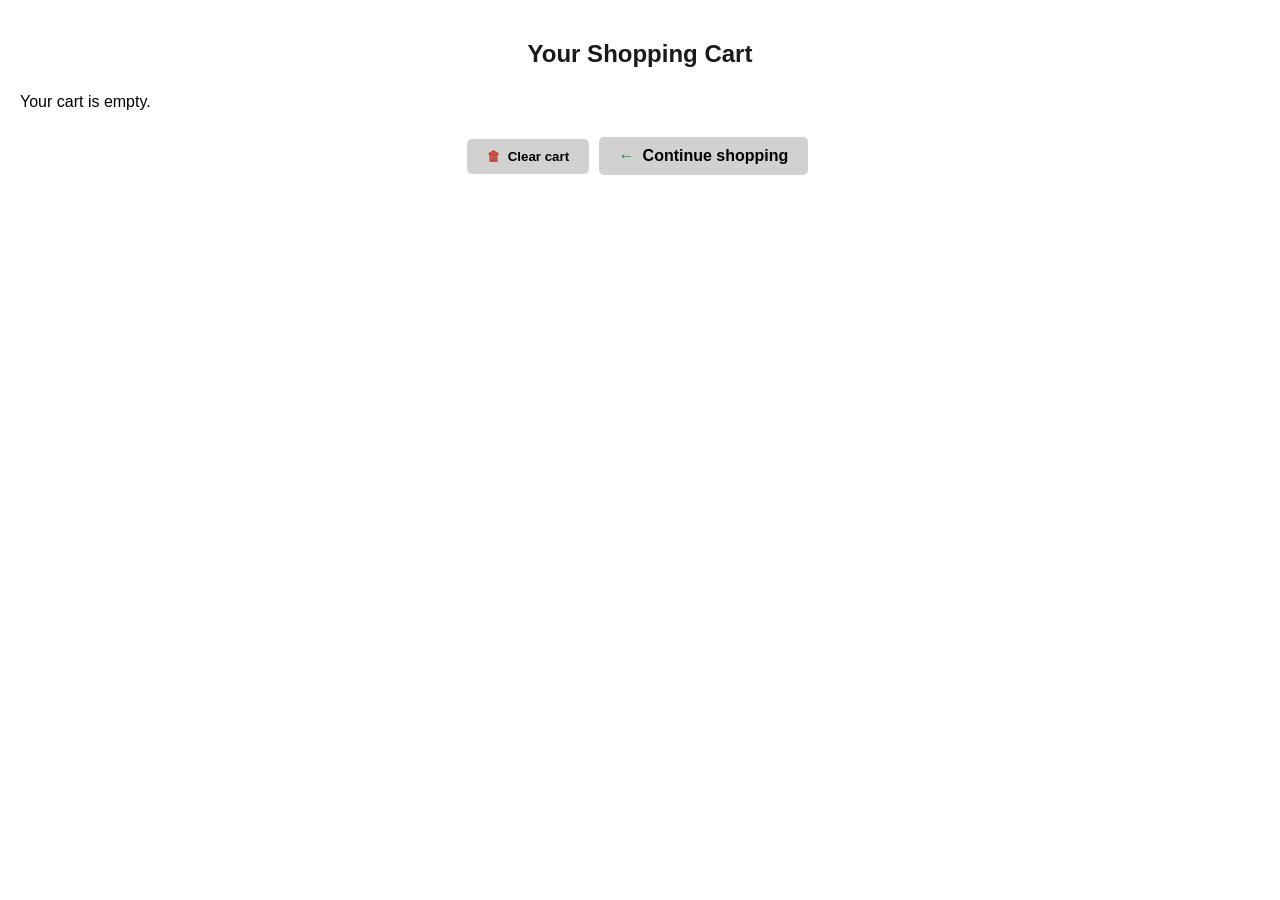
<file: cart.html>
<!DOCTYPE html>
<html lang="en">
<head>
    <meta charset="UTF-8">
    <meta name="viewport" content="width=device-width, initial-scale=1.0">
    <title>Shopping Cart</title>
    <link rel="stylesheet" href="style.css">
</head>
<body class="cart-body">

    <h2>Your Shopping Cart</h2>
    <p id="cart-empty" hidden>Your cart is empty.</p>
    <table class="cart-table" id="cart-table" hidden>
        <thead>
            <tr>
                <th>Book name</th>
                <th>Price</th>
                <th>Quantity</th>
                <th>Amount</th>
                <th>Action</th>
            </tr>
        </thead>
        <tbody id="cart-items"></tbody>
        <tfoot>
            <tr class="total-row">
                <td colspan="3" style="text-align: right; padding-right: 20px;">Total amount:</td>
                <td id="cart-total">$0.00</td>
                <td></td>
            </tr>
        </tfoot>
    </table>
    <p style="text-align: center;">
        <button class="btn-reset" id="clear-cart" type="button" data-cart-action="clear">Clear cart</button>
        <a class="btn-reset continue-shopping" href="catalogue.html">Continue shopping</a>
    </p>
    <script src="script.js"></script>
</body>
</html>
</file>
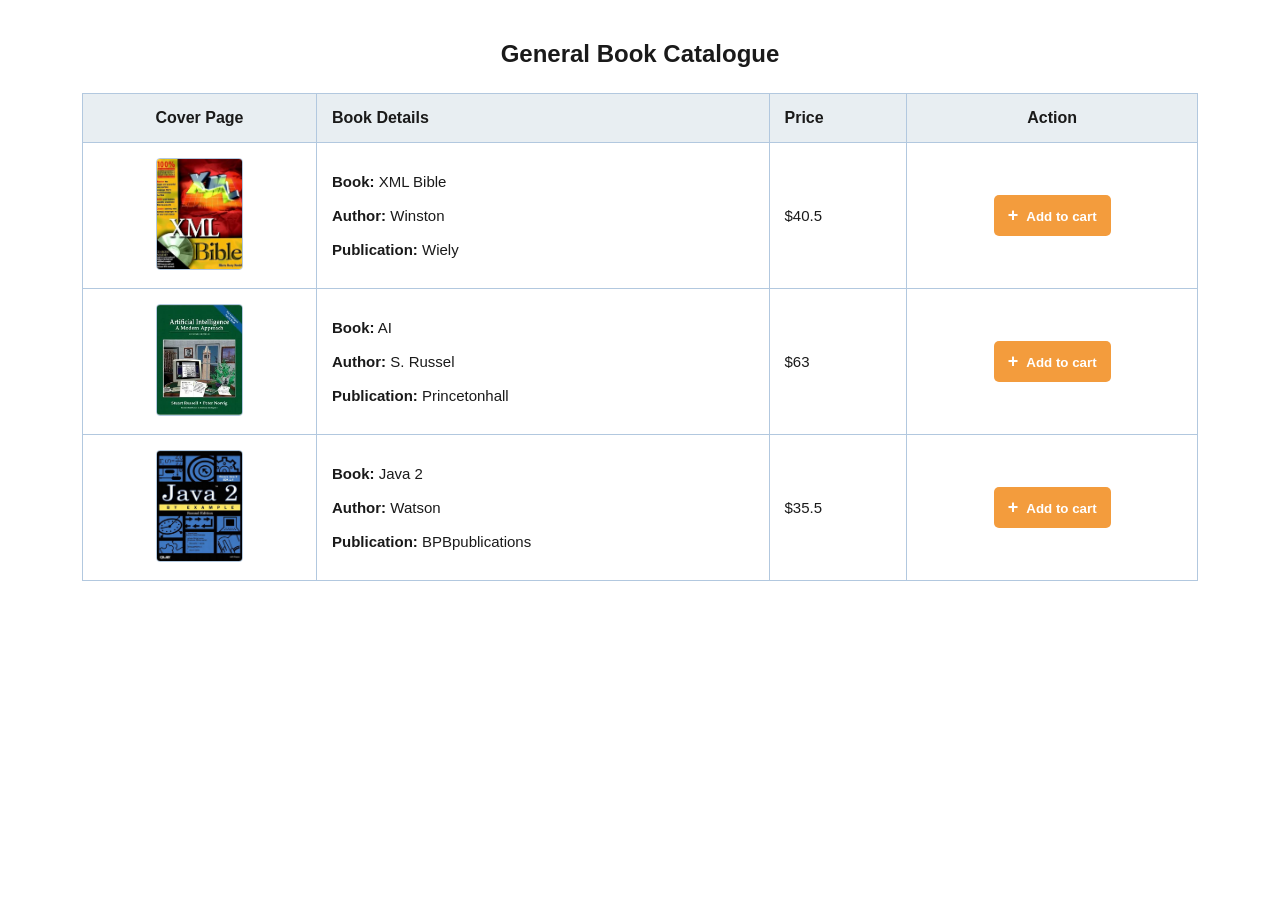
<file: catalogue.html>
<!DOCTYPE html>
<html lang="en">
<head>
    <meta charset="UTF-8">
    <title>Catalogue Page</title>
    <link rel="stylesheet" href="style.css">
</head>
<body class="catalogue-body">

    <h2>General Book Catalogue</h2>
    
    <table class="catalogue-table">
        <tr>
            <th style="text-align: center;">Cover Page</th>
            <th>Book Details</th>
            <th>Price</th>
            <th style="text-align: center;">Action</th>
        </tr>
        <tr>
            <td style="text-align: center;">
                <img src="images/xml_bible.jpg" alt="XML Bible" class="book-img">
            </td>
            <td>
                <b>Book:</b> XML Bible<br><br>
                <b>Author:</b> Winston<br><br>
                <b>Publication:</b> Wiely
            </td>
            <td>$40.5</td>
            <td style="text-align: center;">
                <button class="add-cart-btn" type="button" data-add-to-cart data-id="xml-bible" data-name="XML Bible" data-price="40.50">Add to cart</button>
            </td>
        </tr>
        <tr>
            <td style="text-align: center;">
                <img src="images/ai_book.jpg" alt="Artificial Intelligence" class="book-img">
            </td>
            <td>
                <b>Book:</b> AI<br><br>
                <b>Author:</b> S. Russel<br><br>
                <b>Publication:</b> Princetonhall
            </td>
            <td>$63</td>
            <td style="text-align: center;">
                <button class="add-cart-btn" type="button" data-add-to-cart data-id="ai-general" data-name="AI" data-price="63">Add to cart</button>
            </td>
        </tr>
        <tr>
            <td style="text-align: center;">
                <img src="images/java_book.jpg" alt="Java 2" class="book-img">
            </td>
            <td>
                <b>Book:</b> Java 2<br><br>
                <b>Author:</b> Watson<br><br>
                <b>Publication:</b> BPBpublications
            </td>
            <td>$35.5</td>
            <td style="text-align: center;">
                <button class="add-cart-btn" type="button" data-add-to-cart data-id="java-2" data-name="Java 2" data-price="35.50">Add to cart</button>
            </td>
        </tr>
    </table>

    <script src="script.js"></script>
</body>
</html>
</file>
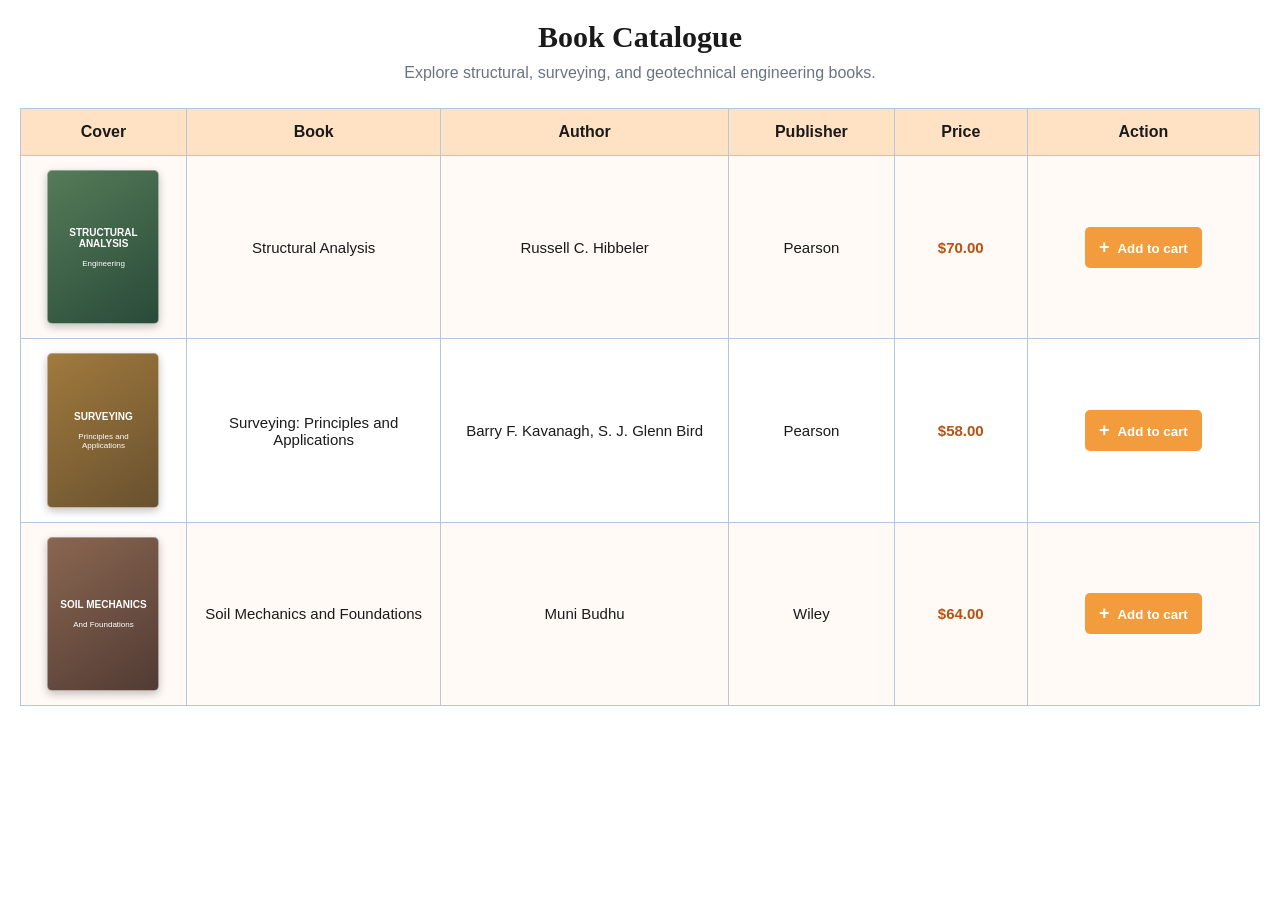
<file: civil_books.html>
<!DOCTYPE html>
<html lang="en">
<head>
    <meta charset="UTF-8">
    <meta name="viewport" content="width=device-width, initial-scale=1.0">
    <title>Civil Engineering Books</title>
    <link rel="stylesheet" href="style.css">
</head>
<body class="catalogue-body">
    <header class="catalogue-heading">
        <h2>Book Catalogue</h2>
        <p>Explore structural, surveying, and geotechnical engineering books.</p>
    </header>

    <div class="catalogue-table-wrap">
    <table class="catalogue-table department-catalogue">
        <tr>
            <th>Cover</th>
            <th>Book</th>
            <th>Author</th>
            <th>Publisher</th>
            <th>Price</th>
            <th style="text-align: center;">Action</th>
        </tr>
        <tr>
            <td><div class="book-cover cover-structures" role="img" aria-label="Structural Analysis cover"><span>STRUCTURAL ANALYSIS</span><small>Engineering</small></div></td>
            <td>Structural Analysis</td>
            <td>Russell C. Hibbeler</td>
            <td>Pearson</td>
            <td class="catalogue-price">$70.00</td>
            <td style="text-align: center;"><button class="add-cart-btn" type="button" data-add-to-cart data-id="structural-analysis" data-name="Structural Analysis" data-price="70">Add to cart</button></td>
        </tr>
        <tr>
            <td><div class="book-cover cover-surveying" role="img" aria-label="Surveying: Principles and Applications cover"><span>SURVEYING</span><small>Principles and Applications</small></div></td>
            <td>Surveying: Principles and Applications</td>
            <td>Barry F. Kavanagh, S. J. Glenn Bird</td>
            <td>Pearson</td>
            <td class="catalogue-price">$58.00</td>
            <td style="text-align: center;"><button class="add-cart-btn" type="button" data-add-to-cart data-id="surveying-principles-applications" data-name="Surveying: Principles and Applications" data-price="58">Add to cart</button></td>
        </tr>
        <tr>
            <td><div class="book-cover cover-soils" role="img" aria-label="Soil Mechanics and Foundations cover"><span>SOIL MECHANICS</span><small>And Foundations</small></div></td>
            <td>Soil Mechanics and Foundations</td>
            <td>Muni Budhu</td>
            <td>Wiley</td>
            <td class="catalogue-price">$64.00</td>
            <td style="text-align: center;"><button class="add-cart-btn" type="button" data-add-to-cart data-id="soil-mechanics-foundations" data-name="Soil Mechanics and Foundations" data-price="64">Add to cart</button></td>
        </tr>
    </table>
    </div>
    <script src="script.js"></script>
</body>
</html>
</file>
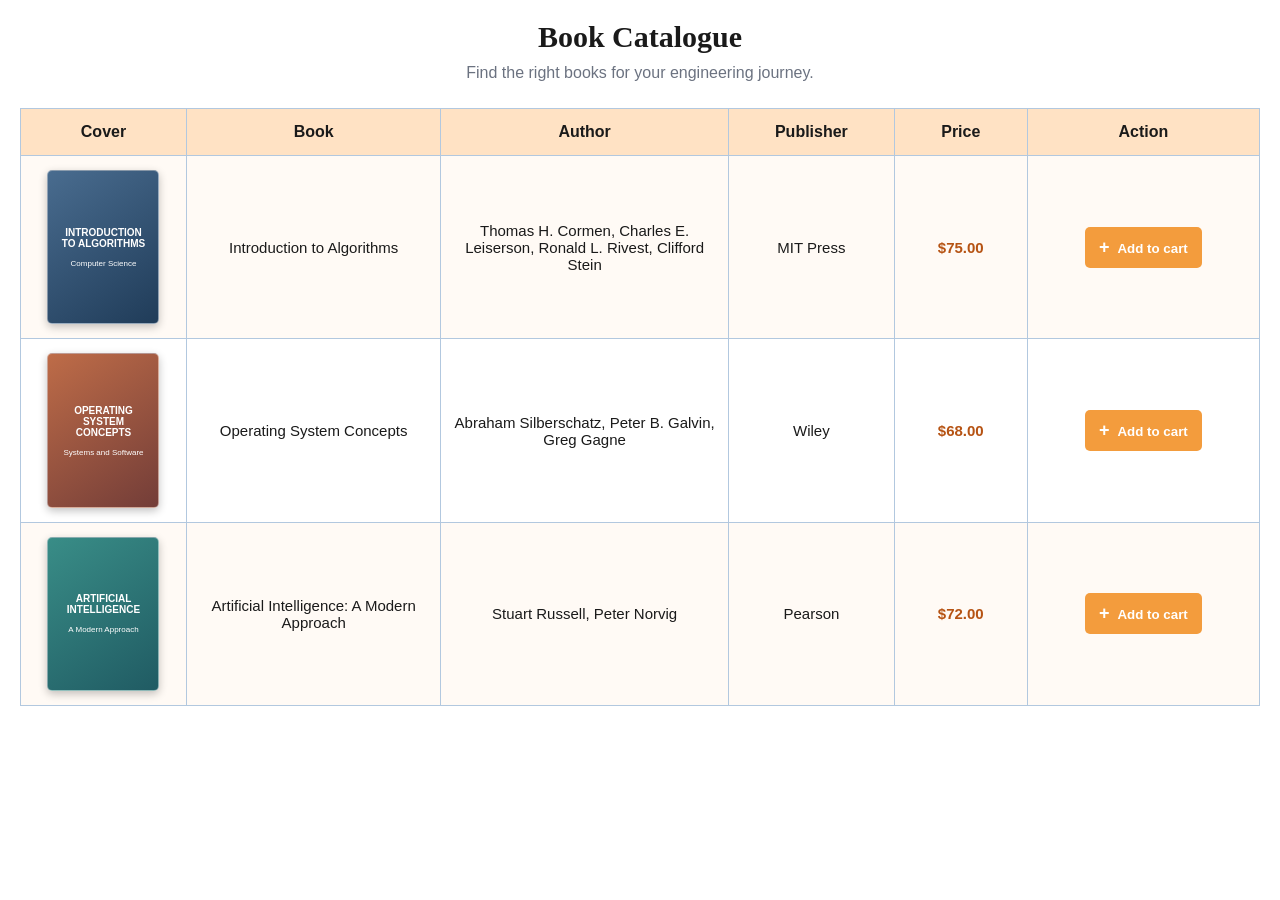
<file: cse_books.html>
<!DOCTYPE html>
<html lang="en">
<head>
    <meta charset="UTF-8">
    <meta name="viewport" content="width=device-width, initial-scale=1.0">
    <title>CSE Books</title>
    <link rel="stylesheet" href="style.css">
</head>
<body class="catalogue-body">
    <header class="catalogue-heading">
        <h2>Book Catalogue</h2>
        <p>Find the right books for your engineering journey.</p>
    </header>

    <div class="catalogue-table-wrap">
    <table class="catalogue-table department-catalogue">
        <tr>
            <th>Cover</th>
            <th>Book</th>
            <th>Author</th>
            <th>Publisher</th>
            <th>Price</th>
            <th style="text-align: center;">Action</th>
        </tr>
        <tr>
            <td><div class="book-cover cover-algorithms" role="img" aria-label="Introduction to Algorithms cover"><span>INTRODUCTION TO ALGORITHMS</span><small>Computer Science</small></div></td>
            <td>Introduction to Algorithms</td>
            <td>Thomas H. Cormen, Charles E. Leiserson, Ronald L. Rivest, Clifford Stein</td>
            <td>MIT Press</td>
            <td class="catalogue-price">$75.00</td>
            <td style="text-align: center;"><button class="add-cart-btn" type="button" data-add-to-cart data-id="intro-algorithms" data-name="Introduction to Algorithms" data-price="75">Add to cart</button></td>
        </tr>
        <tr>
            <td><div class="book-cover cover-operating-systems" role="img" aria-label="Operating System Concepts cover"><span>OPERATING SYSTEM CONCEPTS</span><small>Systems and Software</small></div></td>
            <td>Operating System Concepts</td>
            <td>Abraham Silberschatz, Peter B. Galvin, Greg Gagne</td>
            <td>Wiley</td>
            <td class="catalogue-price">$68.00</td>
            <td style="text-align: center;"><button class="add-cart-btn" type="button" data-add-to-cart data-id="operating-system-concepts" data-name="Operating System Concepts" data-price="68">Add to cart</button></td>
        </tr>
        <tr>
            <td><div class="book-cover cover-ai" role="img" aria-label="Artificial Intelligence: A Modern Approach cover"><span>ARTIFICIAL INTELLIGENCE</span><small>A Modern Approach</small></div></td>
            <td>Artificial Intelligence: A Modern Approach</td>
            <td>Stuart Russell, Peter Norvig</td>
            <td>Pearson</td>
            <td class="catalogue-price">$72.00</td>
            <td style="text-align: center;"><button class="add-cart-btn" type="button" data-add-to-cart data-id="ai-modern-approach" data-name="Artificial Intelligence: A Modern Approach" data-price="72">Add to cart</button></td>
        </tr>
    </table>
    </div>
    <script src="script.js"></script>
</body>
</html>
</file>
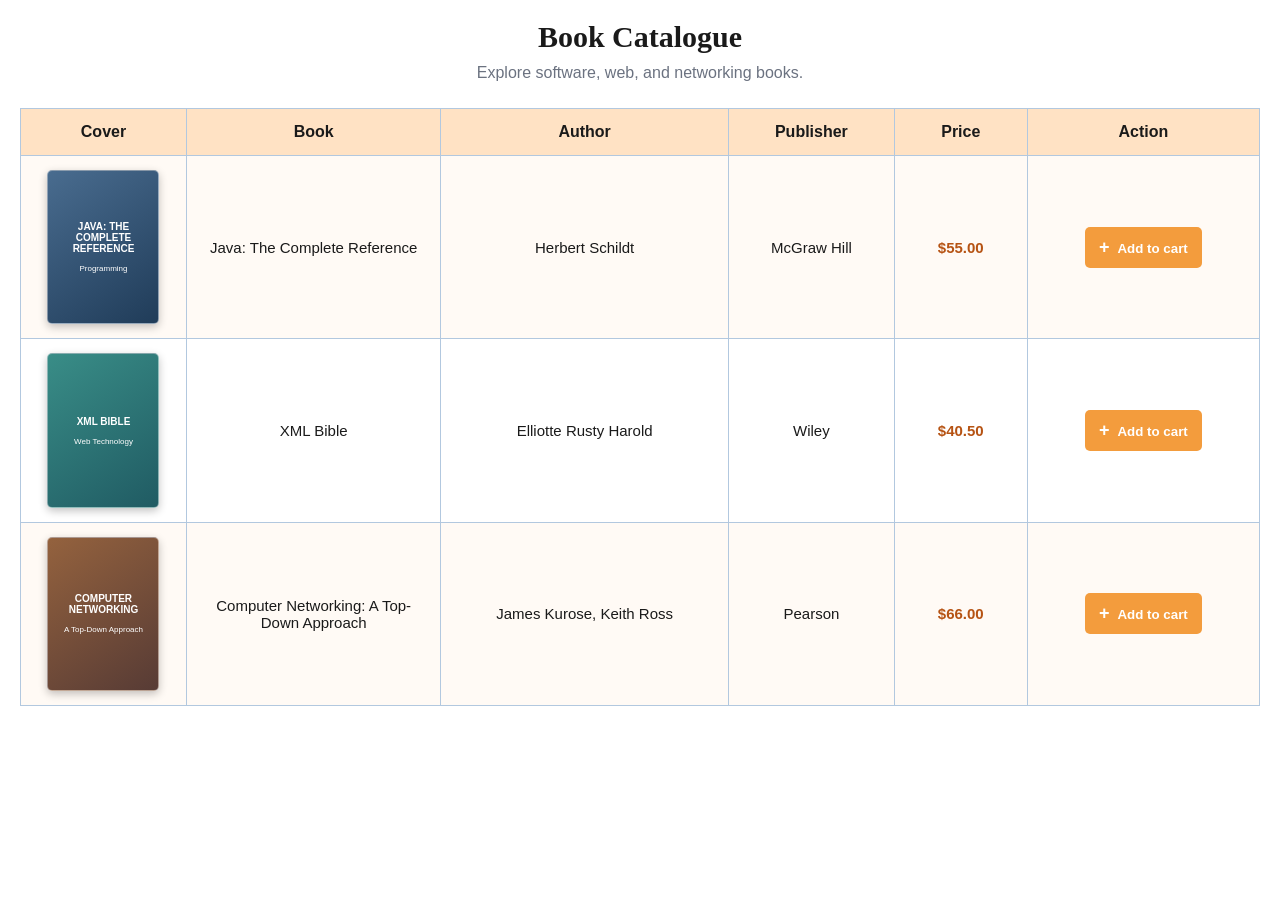
<file: csit_books.html>
<!DOCTYPE html>
<html lang="en">
<head>
    <meta charset="UTF-8">
    <meta name="viewport" content="width=device-width, initial-scale=1.0">
    <title>CSIT Books</title>
    <link rel="stylesheet" href="style.css">
</head>
<body class="catalogue-body">
    <header class="catalogue-heading">
        <h2>Book Catalogue</h2>
        <p>Explore software, web, and networking books.</p>
    </header>

    <div class="catalogue-table-wrap">
    <table class="catalogue-table department-catalogue">
        <tr>
            <th>Cover</th>
            <th>Book</th>
            <th>Author</th>
            <th>Publisher</th>
            <th>Price</th>
            <th style="text-align: center;">Action</th>
        </tr>
        <tr>
            <td><div class="book-cover cover-programming" role="img" aria-label="Java: The Complete Reference cover"><span>JAVA: THE COMPLETE REFERENCE</span><small>Programming</small></div></td>
            <td>Java: The Complete Reference</td>
            <td>Herbert Schildt</td>
            <td>McGraw Hill</td>
            <td class="catalogue-price">$55.00</td>
            <td style="text-align: center;"><button class="add-cart-btn" type="button" data-add-to-cart data-id="java-complete-reference" data-name="Java: The Complete Reference" data-price="55">Add to cart</button></td>
        </tr>
        <tr>
            <td><div class="book-cover cover-markup" role="img" aria-label="XML Bible cover"><span>XML BIBLE</span><small>Web Technology</small></div></td>
            <td>XML Bible</td>
            <td>Elliotte Rusty Harold</td>
            <td>Wiley</td>
            <td class="catalogue-price">$40.50</td>
            <td style="text-align: center;"><button class="add-cart-btn" type="button" data-add-to-cart data-id="xml-bible" data-name="XML Bible" data-price="40.50">Add to cart</button></td>
        </tr>
        <tr>
            <td><div class="book-cover cover-networking" role="img" aria-label="Computer Networking: A Top-Down Approach cover"><span>COMPUTER NETWORKING</span><small>A Top-Down Approach</small></div></td>
            <td>Computer Networking: A Top-Down Approach</td>
            <td>James Kurose, Keith Ross</td>
            <td>Pearson</td>
            <td class="catalogue-price">$66.00</td>
            <td style="text-align: center;"><button class="add-cart-btn" type="button" data-add-to-cart data-id="computer-networking-top-down" data-name="Computer Networking: A Top-Down Approach" data-price="66">Add to cart</button></td>
        </tr>
    </table>
    </div>
    <script src="script.js"></script>
</body>
</html>
</file>
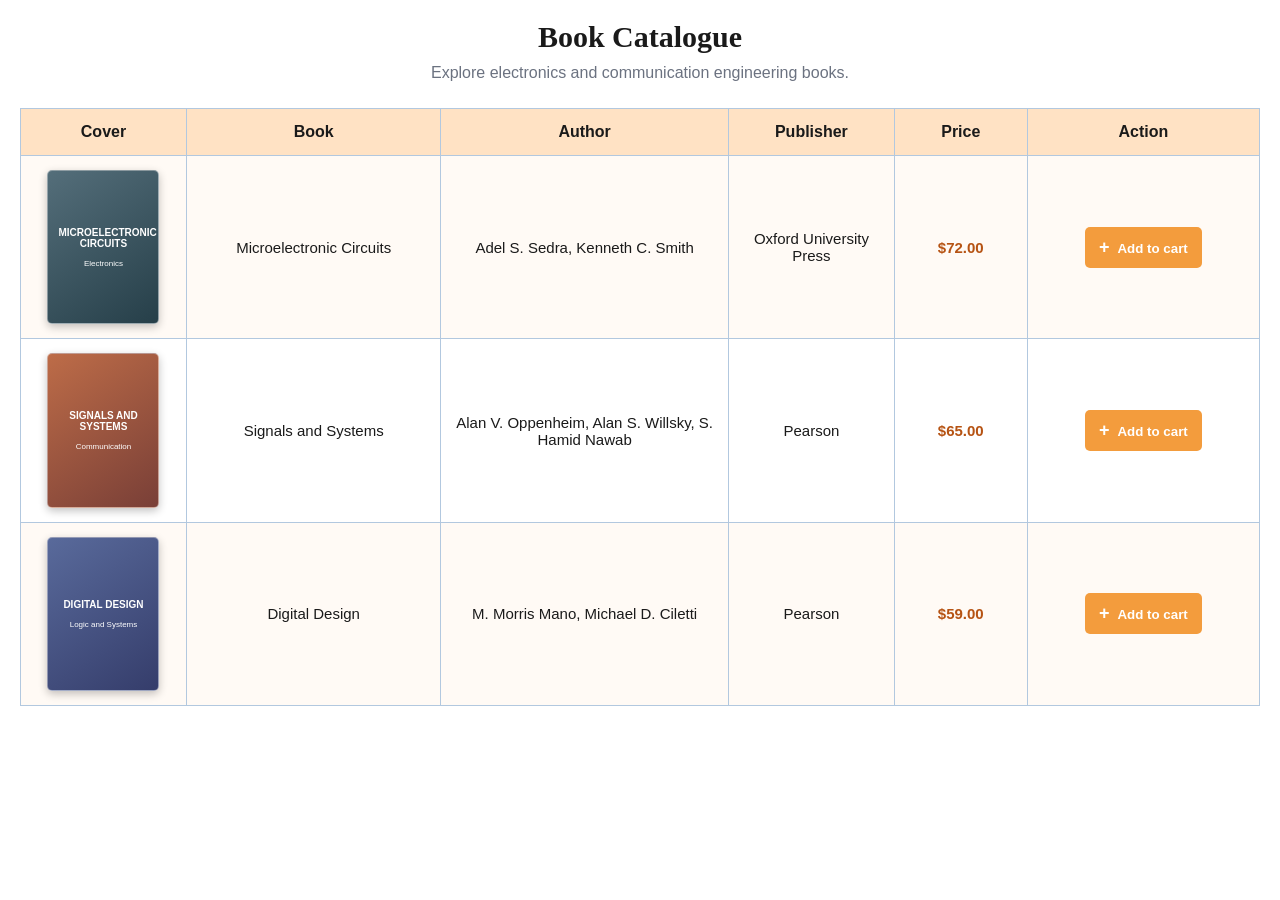
<file: ece_books.html>
<!DOCTYPE html>
<html lang="en">
<head>
    <meta charset="UTF-8">
    <meta name="viewport" content="width=device-width, initial-scale=1.0">
    <title>ECE Books</title>
    <link rel="stylesheet" href="style.css">
</head>
<body class="catalogue-body">
    <header class="catalogue-heading">
        <h2>Book Catalogue</h2>
        <p>Explore electronics and communication engineering books.</p>
    </header>

    <div class="catalogue-table-wrap">
    <table class="catalogue-table department-catalogue">
        <tr>
            <th>Cover</th>
            <th>Book</th>
            <th>Author</th>
            <th>Publisher</th>
            <th>Price</th>
            <th style="text-align: center;">Action</th>
        </tr>
        <tr>
            <td><div class="book-cover cover-electronics" role="img" aria-label="Microelectronic Circuits cover"><span>MICROELECTRONIC CIRCUITS</span><small>Electronics</small></div></td>
            <td>Microelectronic Circuits</td>
            <td>Adel S. Sedra, Kenneth C. Smith</td>
            <td>Oxford University Press</td>
            <td class="catalogue-price">$72.00</td>
            <td style="text-align: center;"><button class="add-cart-btn" type="button" data-add-to-cart data-id="microelectronic-circuits" data-name="Microelectronic Circuits" data-price="72">Add to cart</button></td>
        </tr>
        <tr>
            <td><div class="book-cover cover-signals" role="img" aria-label="Signals and Systems cover"><span>SIGNALS AND SYSTEMS</span><small>Communication</small></div></td>
            <td>Signals and Systems</td>
            <td>Alan V. Oppenheim, Alan S. Willsky, S. Hamid Nawab</td>
            <td>Pearson</td>
            <td class="catalogue-price">$65.00</td>
            <td style="text-align: center;"><button class="add-cart-btn" type="button" data-add-to-cart data-id="signals-systems" data-name="Signals and Systems" data-price="65">Add to cart</button></td>
        </tr>
        <tr>
            <td><div class="book-cover cover-digital" role="img" aria-label="Digital Design cover"><span>DIGITAL DESIGN</span><small>Logic and Systems</small></div></td>
            <td>Digital Design</td>
            <td>M. Morris Mano, Michael D. Ciletti</td>
            <td>Pearson</td>
            <td class="catalogue-price">$59.00</td>
            <td style="text-align: center;"><button class="add-cart-btn" type="button" data-add-to-cart data-id="digital-design" data-name="Digital Design" data-price="59">Add to cart</button></td>
        </tr>
    </table>
    </div>
    <script src="script.js"></script>
</body>
</html>
</file>
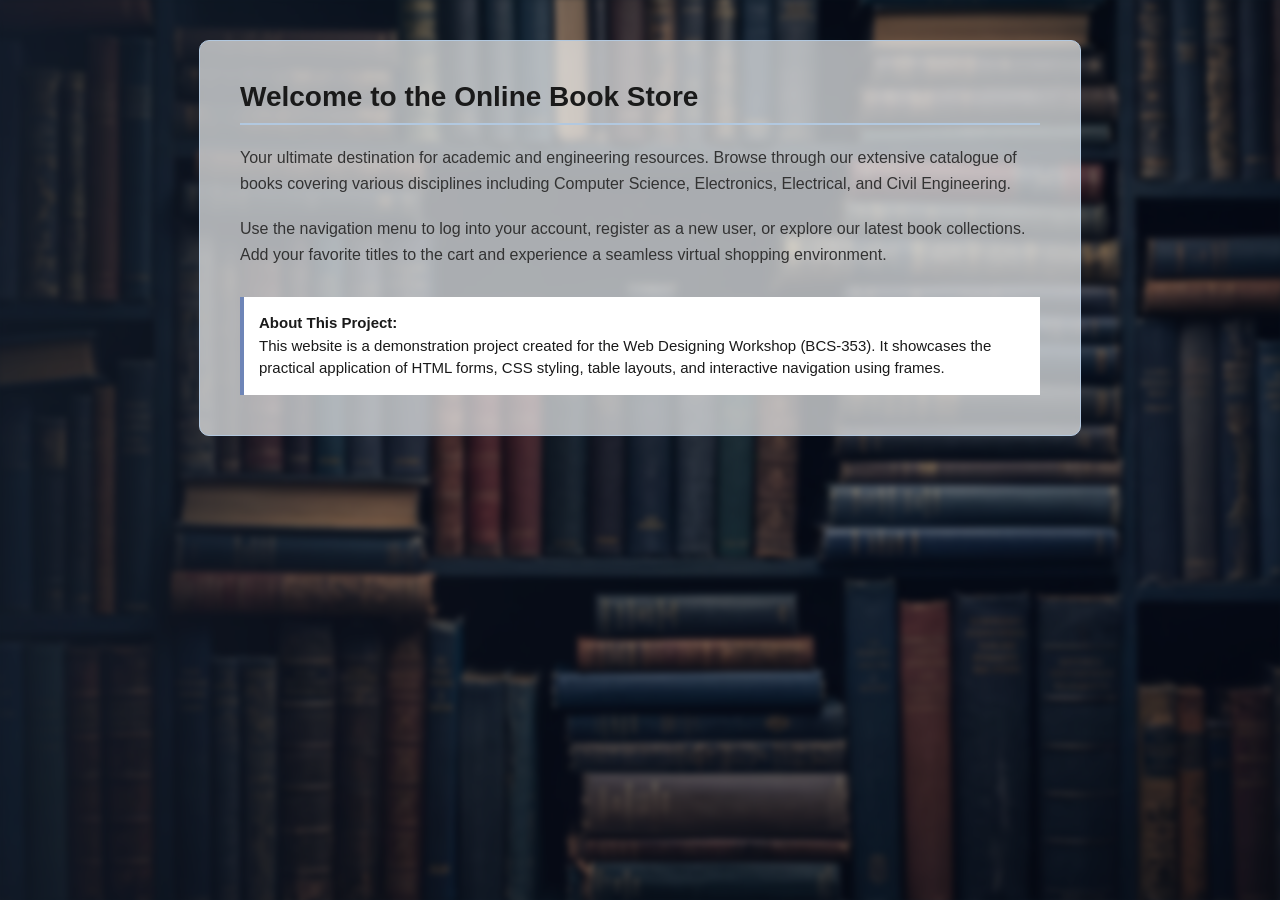
<file: home.html>
<!DOCTYPE html>
<html lang="en">
<head>
    <meta charset="UTF-8">
    <title>Home Page</title>
    <link rel="stylesheet" href="style.css">
</head>
<body class="home-body">

    <div class="home-container">
        <h1 class="home-title">Welcome to the Online Book Store</h1>
        
        <p class="home-text">
            Your ultimate destination for academic and engineering resources. Browse through our extensive catalogue of books covering various disciplines including Computer Science, Electronics, Electrical, and Civil Engineering.
        </p>
        
        <p class="home-text">
            Use the navigation menu to log into your account, register as a new user, or explore our latest book collections. Add your favorite titles to the cart and experience a seamless virtual shopping environment.
        </p>
        
        <div class="home-highlight">
            <strong>About This Project:</strong><br>
            This website is a demonstration project created for the Web Designing Workshop (BCS-353). It showcases the practical application of HTML forms, CSS styling, table layouts, and interactive navigation using frames.
        </div>
    </div>

</body>
</html>
</file>
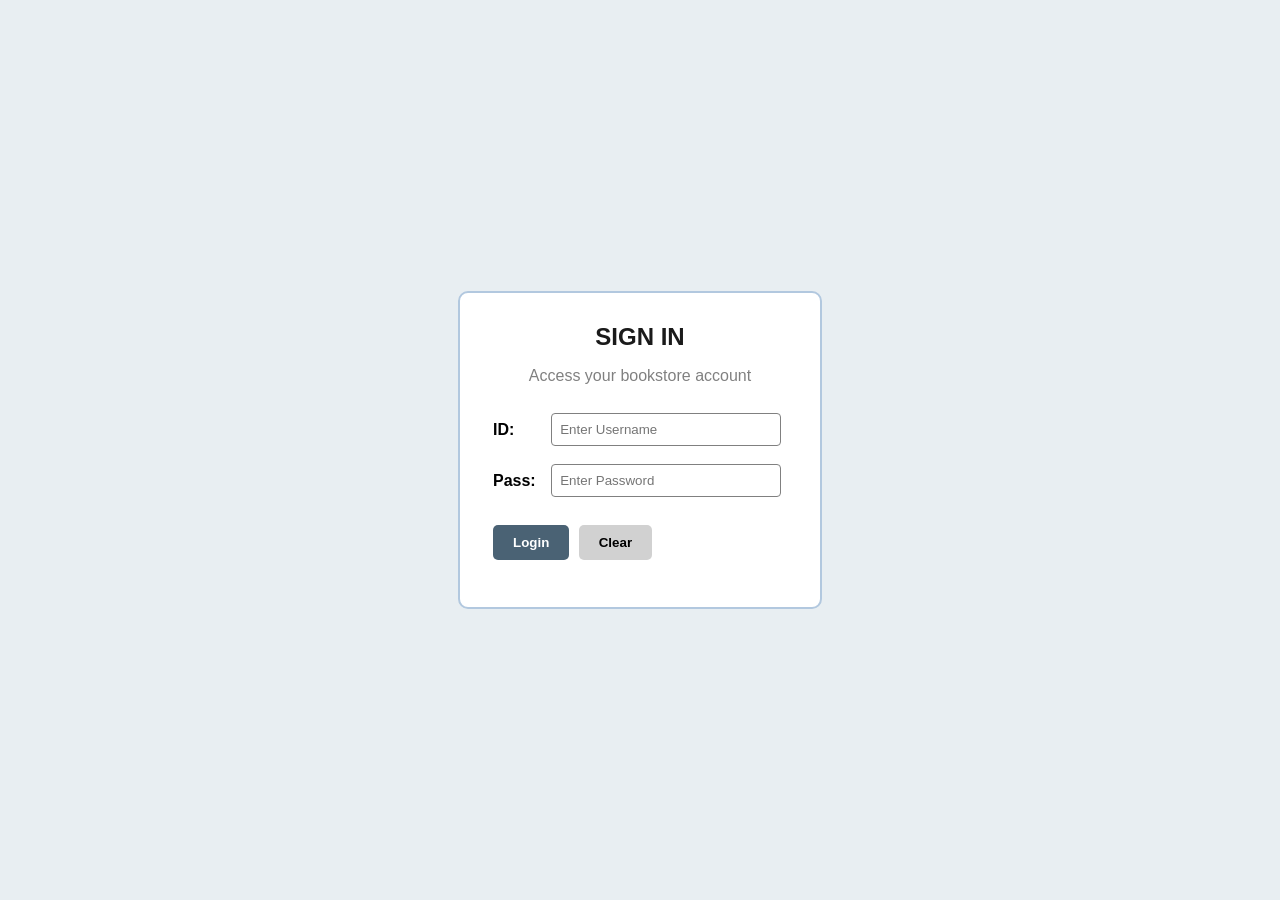
<file: login.html>
<!DOCTYPE html>
<html lang="en">
<head>
    <meta charset="UTF-8">
    <meta name="viewport" content="width=device-width, initial-scale=1.0">
    <title>Login Page</title>
    <link rel="stylesheet" href="style.css">
</head>
<body class="login-body">

    <div class="login-container">
        <div class="login-header">
            <h2>SIGN IN</h2>
            <p>Access your bookstore account</p>
        </div>
        
        <form name="f1" method="post" action="home.html">
            <table align="center">
                <tr>
                    <td>ID:</td>
                    <td><input type="text" name="t1" placeholder="Enter Username" required></td>
                </tr>
                <tr>
                    <td>Pass:</td>
                    <td><input type="password" name="t2" placeholder="Enter Password" required></td>
                </tr>
                <tr align="center">
                    <td colspan="2">
                        <button type="submit" class="btn-submit">Login</button>
                        <button type="reset" class="btn-reset">Clear</button>
                    </td>
                </tr>
            </table>
        </form>
    </div>

</body>
</html>
</file>
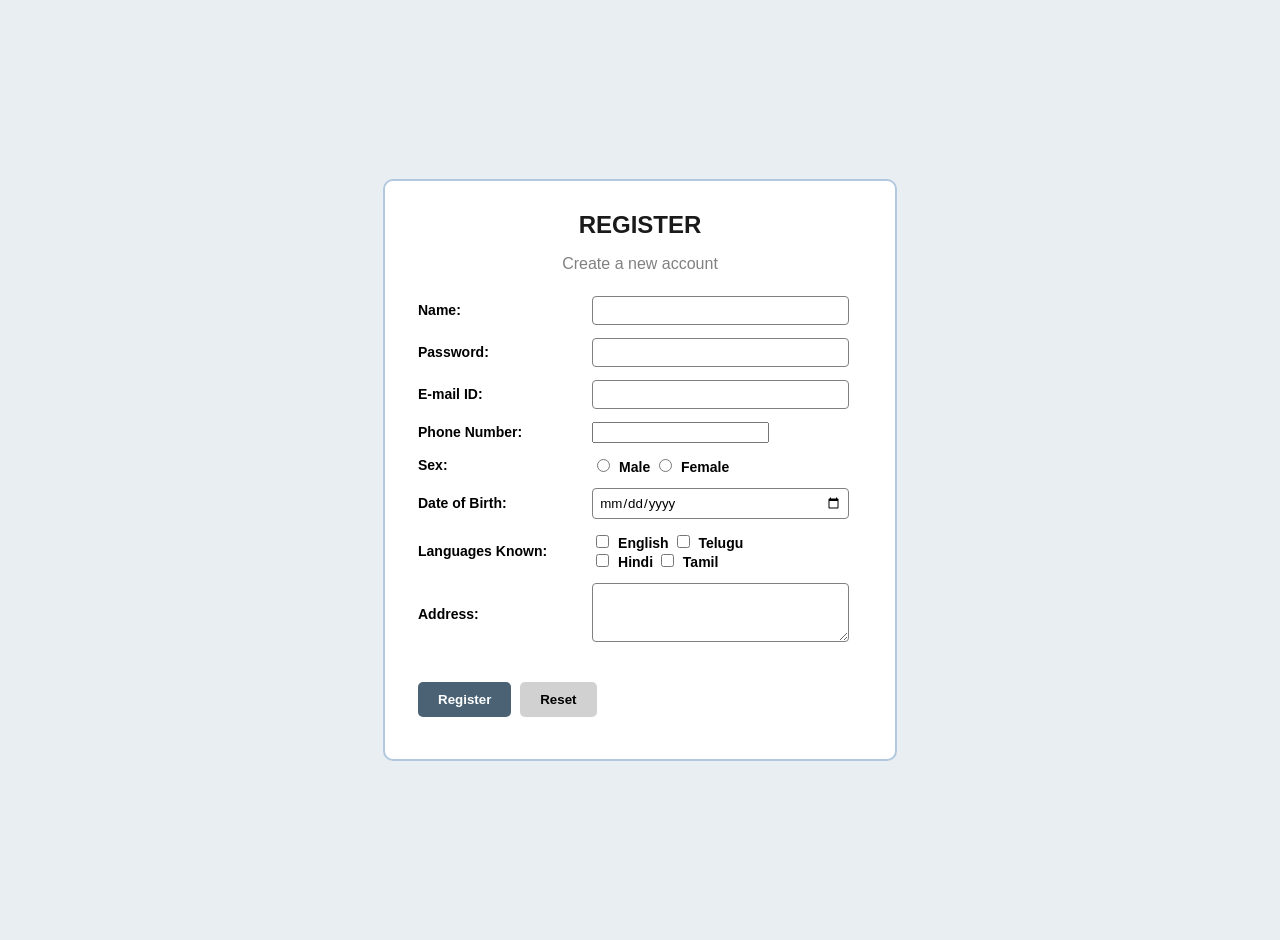
<file: registration.html>
<!DOCTYPE html>
<html lang="en">
<head>
    <meta charset="UTF-8">
    <title>Registration Page</title>
    <link rel="stylesheet" href="style.css">
</head>
<body class="reg-body">
    <div class="reg-container">
        <div class="reg-header">
            <h2>REGISTER</h2>
            <p>Create a new account</p>
        </div>
        <form name="f2" method="post" action="home.html">
            <table align="center">
                <tr>
                    <td>Name:</td>
                    <td><input type="text" name="name" required></td>
                </tr>
                <tr>
                    <td>Password:</td>
                    <td><input type="password" name="pwd" required></td>
                </tr>
                <tr>
                    <td>E-mail ID:</td>
                    <td><input type="email" name="email" required></td>
                </tr>
                <tr>
                    <td>Phone Number:</td>
                    <td><input type="number" name="phone" required></td>
                </tr>
                <tr>
                    <td>Sex:</td>
                    <td>
                        <input type="radio" name="sex" value="Male"> Male
                        <input type="radio" name="sex" value="Female"> Female
                    </td>
                </tr>
                <tr>
                    <td><label for="dob">Date of Birth:</label></td>
                    <td><input type="date" id="dob" name="dob" required></td>
                </tr>
                <tr>
                    <td>Languages Known:</td>
                    <td>
                        <input type="checkbox" name="lang" value="English"> English
                        <input type="checkbox" name="lang" value="Telugu"> Telugu<br>
                        <input type="checkbox" name="lang" value="Hindi"> Hindi
                        <input type="checkbox" name="lang" value="Tamil"> Tamil
                    </td>
                </tr>
                <tr>
                    <td>Address:</td>
                    <td><textarea name="address" rows="3" cols="22"></textarea></td>
                </tr>
                <tr align="center">
                    <td colspan="2" style="padding-top: 15px;">
                        <button type="submit" class="btn-submit">Register</button>
                        <button type="reset" class="btn-reset">Reset</button>
                    </td>
                </tr>
            </table>
        </form>
    </div>
    <script>
        const dobInput = document.querySelector('#dob');
        const today = new Date();
        today.setMinutes(today.getMinutes() - today.getTimezoneOffset());
        dobInput.max = today.toISOString().slice(0, 10);
    </script>
</body>
</html>
</file>
<file: style.css>
body {
    margin: 0;
    font-family: 'Segoe UI', Tahoma, Geneva, Verdana, sans-serif;
    background-color: #F8F9FA; 
}

.container {
    display: flex;
    flex-direction: column;
    height: 100vh; 
}

.header {
    display: flex;
    justify-content: space-between; 
    align-items: center;
    background-color: #70aedf; 
    color: #1A1A1A; 
    padding: 10px 30px;
}

.logo img {
    height: 80px;
    border-radius: 8px; 
}

.heading {
    text-align: center;
    font-size: 35px;
    font-weight: bold;
    letter-spacing: 1.5px;
}

.menu {
    background-color: #70aedf; 
    padding: 15px;
    text-align: center;
    box-shadow: 0 4px 6px rgba(0,0,0,0.1); 
}

.menu a {
    color: #1A1A1A; 
    text-decoration: none;
    font-size: 18px;
    margin-right: 40px; 
    font-weight: 600;
    transition: color 0.3s ease; 
}

.menu a:hover {
    color: #FFFFFF;
}

.content {
    display: flex;
    flex: 1; 
}

.left {
    width: 200px; 
    background-color: #E8EEF2;
    padding: 30px 20px;
    border-right: 1px solid #B2C8DF;
}

.left a {
    display: block; 
    margin-bottom: 25px;
    font-size: 18px;
    color: #1A1A1A;
    text-decoration: none;
    font-weight: bold;
    transition: transform 0.2s ease, color 0.2s ease;
}

.left a:hover {
    color: #6E85B7;
    transform: translateX(5px); 
}

.qwe {
    flex: 1; 
}

iframe {
    width: 100%;
    height: 100%;
    border: none;
    background-color: #FFFFFF;
    
}

.site-footer {
    display: flex;
    justify-content: center;
    align-items: center;
    flex-wrap: wrap;
    gap: 6px 0;
    padding: 10px 16px;
    background-color: #263A46;
    color: #FFFFFF;
    font-size: 12px;
    text-align: center;
}

.site-footer-name {
    font-weight: 700;
}

.site-footer > span + span::before {
    content: "|";
    padding: 0 16px;
    color: rgba(255, 255, 255, 0.65);
    font-weight: 400;
}

@media (max-width: 640px) {
    .site-footer {
        gap: 5px 0;
        padding: 9px 12px;
        font-size: 11px;
    }

    .site-footer > span + span::before {
        padding: 0 9px;
    }
}

/* General styles */

/* Home page */

.home-body {
    font-family: 'Segoe UI', Tahoma, Geneva, Verdana, sans-serif;
    background-color: #17212B;
    position: relative;
    isolation: isolate;
    margin: 0;
    padding: 40px;
    display: flex;
    justify-content: center;
    align-items: center;
    min-height: 100%;
    box-sizing: border-box;
}

.home-body::before {
    content: "";
    position: fixed;
    inset: -4px;
    z-index: -1;
    background-image: linear-gradient(rgba(10, 18, 27, 0.34), rgba(10, 18, 27, 0.34)), url("images/background.png");
    background-position: center;
    background-repeat: no-repeat;
    background-size: cover;
    filter: blur(3px);
}

.home-container {
    max-width: 800px;
    background-color: rgba(248, 249, 250, 0.68);
    -webkit-backdrop-filter: blur(3px);
    backdrop-filter: blur(3px);
    padding: 40px;
    border: 1px solid #B2C8DF;
    border-radius: 10px;
}

.home-title {
    color: #1A1A1A;
    font-size: 28px;
    margin-top: 0;
    border-bottom: 2px solid #B2C8DF;
    padding-bottom: 10px;
    margin-bottom: 20px;
}

.home-text {
    color: #333333;
    font-size: 16px;
    line-height: 1.6;
    margin-bottom: 20px;
}

.home-highlight {
    background-color: #FFFFFF;
    border-left: 4px solid #6E85B7;
    padding: 15px;
    margin-top: 30px;
    color: #1A1A1A;
    font-size: 15px;
    line-height: 1.5;
}

/* Login page */

.login-body {
    margin: 0;
    font-family: Arial, sans-serif;
    background-color: #E8EEF2;
    display: flex;
    justify-content: center;
    align-items: center;
    height: 100vh;
}

.login-container {
    background-color: white;
    padding: 30px;
    border: 2px solid #B2C8DF;
    border-radius: 10px;
    width: 300px;
    text-align: center;
}

.login-header h2 {
    color: #1A1A1A;
    margin-top: 0;
    margin-bottom: 5px;
}

.login-header p {
    color: gray;
    margin-bottom: 25px;
}

.login-body table {
    width: 100%;
}

.login-body td {
    padding-bottom: 15px;
    text-align: left;
    color: black;
    font-weight: bold;
}

.login-body input[type="text"], 
.login-body input[type="password"] {
    width: 90%;
    padding: 8px;
    border: 1px solid gray;
    border-radius: 4px;
}

.btn-submit, .btn-reset {
    padding: 10px 20px;
    margin-top: 10px;
    margin-right: 5px;
    border: none;
    border-radius: 5px;
    font-weight: bold;
    cursor: pointer;
}

.btn-submit {
    background-color: #4A6274;
    color: white;
}

.btn-submit:hover {
    background-color: #2C3E50;
}

.btn-reset {
    background-color: #d1d1d1;
    color: black;
}

.btn-reset:hover {
    background-color: gray;
    color: white;
}

/* Registration page */

.reg-body {
    margin: 0;
    font-family: Arial, sans-serif;
    background-color: #E8EEF2;
    display: flex;
    justify-content: center;
    align-items: center;
    min-height: 100vh;
    padding: 20px 0;
}

.reg-container {
    background-color: white;
    padding: 30px;
    border: 2px solid #B2C8DF;
    border-radius: 10px;
    width: 450px;
}

.reg-header {
    text-align: center;
    margin-bottom: 20px;
}

.reg-header h2 {
    color: #1A1A1A;
    margin-top: 0;
    margin-bottom: 5px;
}

.reg-header p {
    color: gray;
    margin-bottom: 15px;
}

.reg-body table { width: 100%; }

.reg-body td {
    padding-bottom: 10px;
    text-align: left;
    color: black;
    font-size: 14px;
    font-weight: bold;
}

.reg-body input[type="text"], 
.reg-body input[type="password"],
.reg-body input[type="email"],
.reg-body input[type="date"],
.reg-body textarea,
.reg-body select {
    width: 90%;
    padding: 6px;
    border: 1px solid gray;
    border-radius: 4px;
    font-family: Arial, sans-serif;
}

.reg-body input[type="radio"],
.reg-body input[type="checkbox"] {
    width: auto;
    margin-right: 5px;
}

/* Catalogue page */

.catalogue-body { 
    font-family: 'Segoe UI', Tahoma, Geneva, Verdana, sans-serif; 
    background-color: #FFFFFF; 
    padding: 20px; 
    margin: 0;
}

.catalogue-body h2 {
    color: #1A1A1A;
    text-align: center;
    margin-bottom: 25px;
}

.catalogue-heading h2 {
    margin: 0 0 10px;
    font-family: Georgia, 'Times New Roman', serif;
    font-size: 30px;
}

.catalogue-heading p {
    margin: 0 0 26px;
    color: #6B7280;
    text-align: center;
}

.catalogue-table { 
    width: 90%; 
    margin: 0 auto;
    border-collapse: collapse; 
}

.catalogue-table th, .catalogue-table td { 
    border: 1px solid #B2C8DF; 
    padding: 15px; 
    text-align: left; 
    vertical-align: middle;
}

.catalogue-table th { 
    background-color: #E8EEF2; 
    color: #1A1A1A; 
    font-size: 16px;
}

.catalogue-table td {
    color: #1A1A1A;
    font-size: 15px;
}

.catalogue-table-wrap {
    overflow-x: auto;
}

.department-catalogue {
    width: 100%;
    table-layout: fixed;
}

.department-catalogue th,
.department-catalogue td {
    padding: 14px 12px;
    text-align: center;
    overflow-wrap: anywhere;
}

.department-catalogue th {
    background-color: #FFE2C4;
}

.department-catalogue tbody tr {
    background-color: #FFFFFF;
}

.department-catalogue tbody tr:nth-child(even) {
    background-color: #FFFAF5;
}

.department-catalogue th:nth-child(1) { width: 13%; }
.department-catalogue th:nth-child(2) { width: 21%; }
.department-catalogue th:nth-child(3) { width: 24%; }
.department-catalogue th:nth-child(4) { width: 13%; }
.department-catalogue th:nth-child(5) { width: 10%; }
.department-catalogue th:nth-child(6) { width: 19%; }

.book-cover {
    display: flex;
    width: 90px;
    aspect-ratio: 0.68;
    flex-direction: column;
    justify-content: center;
    gap: 10px;
    margin: auto;
    padding: 10px;
    border: 1px solid rgba(255, 255, 255, 0.45);
    border-radius: 5px;
    color: #FFFFFF;
    box-shadow: 0 3px 8px rgba(0, 0, 0, 0.24);
    font-size: 10px;
    font-weight: 700;
    text-align: center;
    overflow-wrap: normal;
    word-break: normal;
}

.book-cover small {
    font-size: 8px;
    font-weight: 500;
}

.cover-algorithms { background: linear-gradient(145deg, #496C8F, #203C59); }
.cover-operating-systems { background: linear-gradient(145deg, #BE6C48, #733D38); }
.cover-ai { background: linear-gradient(145deg, #398D87, #205B63); }
.cover-programming { background: linear-gradient(145deg, #496C8F, #203C59); }
.cover-markup { background: linear-gradient(145deg, #398D87, #205B63); }
.cover-networking { background: linear-gradient(145deg, #94623E, #573B35); }
.cover-electronics { background: linear-gradient(145deg, #546E7A, #263F49); }
.cover-signals { background: linear-gradient(145deg, #BD6C48, #793F37); }
.cover-digital { background: linear-gradient(145deg, #596A9B, #353D6B); }
.cover-structures { background: linear-gradient(145deg, #557B58, #294A39); }
.cover-surveying { background: linear-gradient(145deg, #A17A3D, #68512F); }
.cover-soils { background: linear-gradient(145deg, #8A6650, #513B34); }

.catalogue-price {
    color: #B65313 !important;
    font-weight: 700;
    white-space: nowrap;
}

.book-img { 
    width: 85px; 
    height: 110px; 
    object-fit: cover;
    border: 1px solid #B2C8DF;
    border-radius: 4px;
}

.add-cart-btn { 
    background-color: #F39C3D; 
    color: white; 
    border: none; 
    padding: 10px 14px; 
    border-radius: 5px; 
    font-weight: bold; 
    cursor: pointer; 
    white-space: nowrap;
    transition: background-color 0.3s ease, transform 0.2s ease;
}

.add-cart-btn::before {
    content: "+";
    margin-right: 8px;
    font-size: 18px;
}

.add-cart-btn:hover {
    background-color: #D97706;
    transform: translateY(-1px);
}

.cart-feedback {
    position: fixed;
    top: 16px;
    right: 16px;
    z-index: 10;
    display: flex;
    align-items: center;
    gap: 14px;
    max-width: calc(100vw - 32px);
    padding: 12px 16px;
    border: 1px solid #B7DFC4;
    border-left: 4px solid #2D7D46;
    border-radius: 5px;
    background-color: #EFFAF2;
    color: #1D3B27;
    box-shadow: 0 4px 12px rgba(0, 0, 0, 0.12);
}

.cart-feedback a {
    color: #1D6B36;
    font-weight: bold;
    white-space: nowrap;
}

/* Cart page */

.cart-body { 
    font-family: 'Segoe UI', Tahoma, Geneva, Verdana, sans-serif; 
    background-color: #FFFFFF; 
    padding: 20px; 
    margin: 0;
}

.cart-body h2 {
    color: #1A1A1A;
    text-align: center;
    margin-bottom: 25px;
}

.cart-body .continue-shopping {
    display: inline-block;
    text-decoration: none;
}

.cart-body .continue-shopping::before {
    content: "\2190";
    margin-right: 8px;
    color: #2D7D46;
}

.cart-body #clear-cart::before {
    content: "\1F5D1";
    margin-right: 8px;
    color: #C0392B;
}

.cart-body #clear-cart {
    transition: background-color 0.2s ease, color 0.2s ease;
}

.cart-body #clear-cart:hover:not(:disabled) {
    background-color: #F4B8B5;
    color: #7F1D1D;
}

.cart-body #clear-cart:hover:not(:disabled)::before {
    color: #991B1B;
}

.cart-table { 
    width: 80%; 
    margin: 0 auto;
    border-collapse: collapse; 
}

.cart-table th, .cart-table td { 
    border: 1px solid #B2C8DF; 
    padding: 15px; 
    text-align: center; 
}

.cart-table th { 
    background-color: #E8EEF2; 
    color: #1A1A1A; 
    font-size: 16px;
}

.cart-table td {
    color: #1A1A1A;
    font-size: 15px;
}

.cart-table .total-row { 
    font-weight: bold; 
    background-color: #F8F9FA; 
    font-size: 16px;
}
</file>
